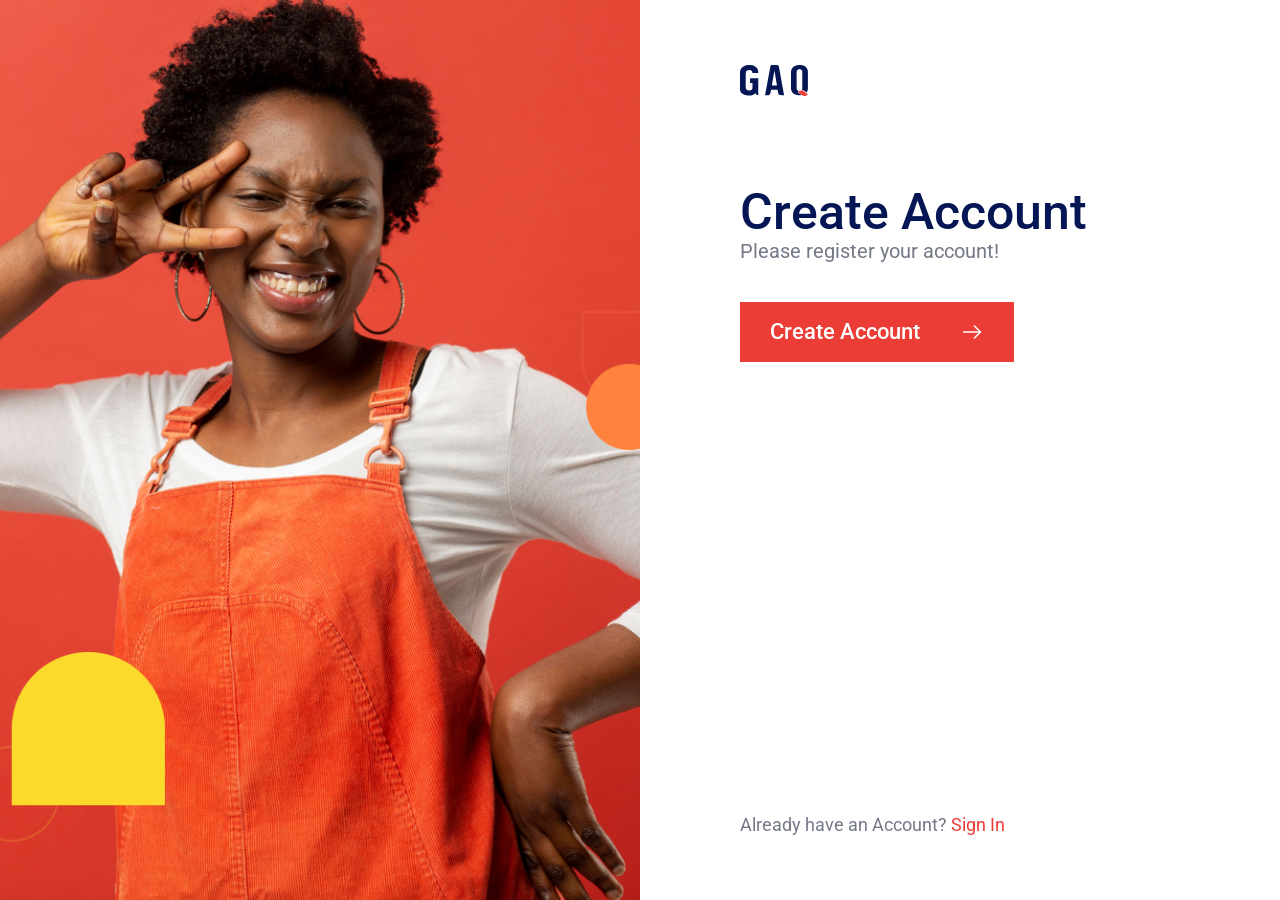
<file: app/index.html>
<!DOCTYPE html>
<html lang="en">

<head>
   <meta charset="UTF-8">
   <meta name="viewport" content="width=device-width, initial-scale=1, maximum-scale=5">
   <meta http-equiv="X-UA-Compatible" content="ie=edge">
   <meta name="apple-mobile-web-app-capable" content="yes" />
   <meta name="mobile-web-app-capable" content="yes">
   <meta name="apple-mobile-web-app-status-bar-style" content="black-transcluent">
   <meta name="format-detection" content="telephone=no">
   <link rel="preconnect" href="https://fonts.googleapis.com">
   <link rel="preconnect" href="https://fonts.gstatic.com" crossorigin>
   <link href="https://fonts.googleapis.com/css2?family=Roboto:wght@400;500&display=swap" rel="stylesheet">
   <title>Index</title>
   <link rel="stylesheet" href="css/style.min.css">
</head>

<body class="main__body">

<!-- HEADER  -->
<header class="header">
   <div class="header__item image__item">

   </div>
   <div class="header__item info__item">
      <a href="#" class="logo"><img src="./img/src/logo/logo.svg" alt="logo"></a>
      <h3 class="section__title">
         Create Account
      </h3>
      <p class="section__text">
         Please register your account!      </p>
      <a href="./form.html" class="btn header__btn">
         Create Account
         <svg width="24" height="24" fill="none" xmlns="http://www.w3.org/2000/svg"><path d="M14.43 18.82c-.19 0-.38-.07-.53-.22a.754.754 0 010-1.06L19.44 12 13.9 6.46a.754.754 0 010-1.06c.29-.29.77-.29 1.06 0l6.07 6.07c.29.29.29.77 0 1.06l-6.07 6.07c-.15.15-.34.22-.53.22z" fill="#fff"/><path d="M20.33 12.75H3.5c-.41 0-.75-.34-.75-.75s.34-.75.75-.75h16.83c.41 0 .75.34.75.75s-.34.75-.75.75z" fill="#fff"/></svg>
      </a>

      <div class="link">
         Already have an Account?
         <a href="./form.html">Sign In</a>
      </div>
   </div>
</header>


   <script src="js/dest/script.min.js"></script>
</body>

</html>
</file>
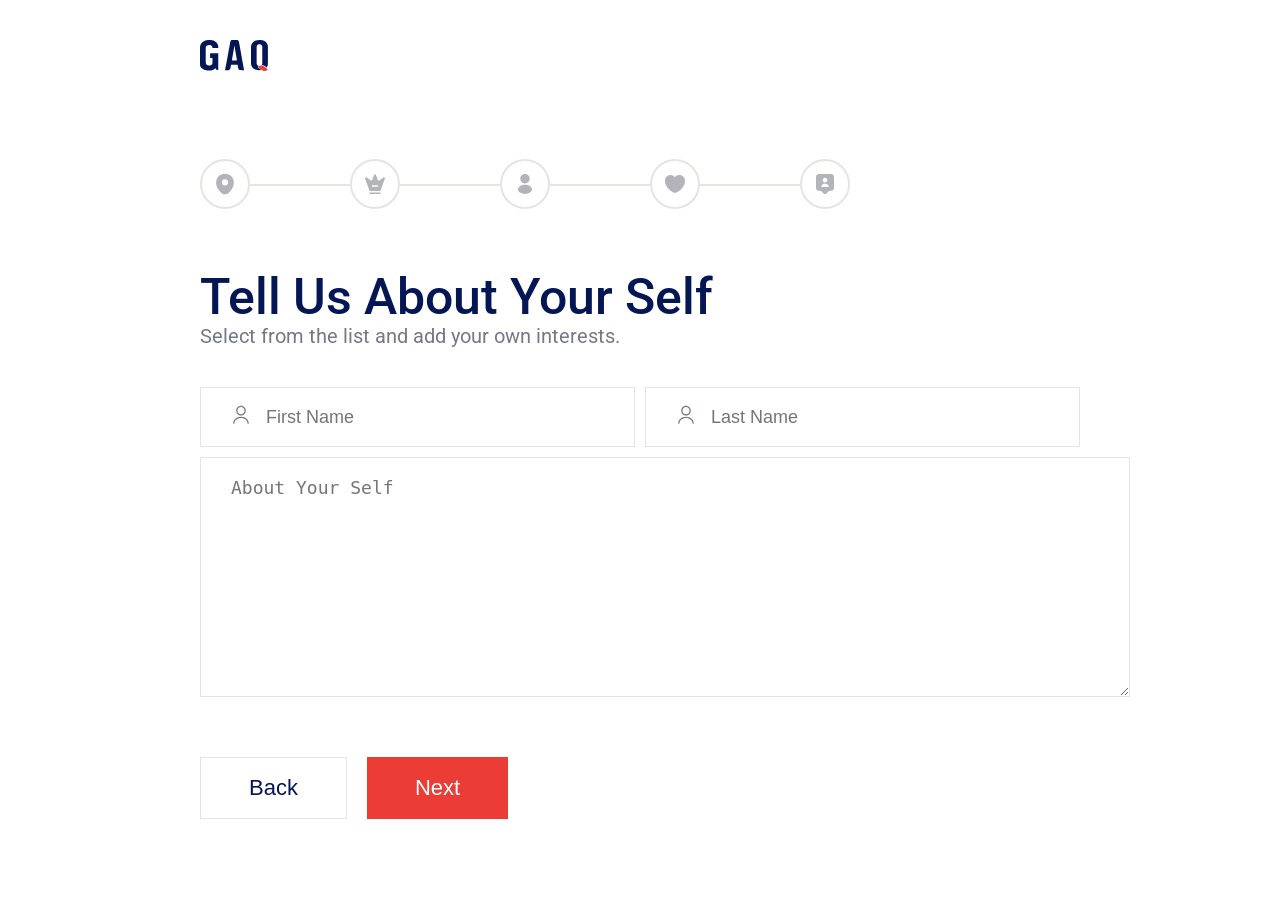
<file: app/form.html>
<!DOCTYPE html>
<html lang="en">

<head>
    <meta charset="UTF-8">
    <meta name="viewport" content="width=device-width, initial-scale=1, maximum-scale=5">
    <meta http-equiv="X-UA-Compatible" content="ie=edge">
    <meta name="apple-mobile-web-app-capable" content="yes" />
    <meta name="mobile-web-app-capable" content="yes">
    <meta name="apple-mobile-web-app-status-bar-style" content="black-transcluent">
    <meta name="format-detection" content="telephone=no">
    <link rel="preconnect" href="https://fonts.googleapis.com">
    <link rel="preconnect" href="https://fonts.gstatic.com" crossorigin>
    <link href="https://fonts.googleapis.com/css2?family=Roboto:wght@400;500&display=swap" rel="stylesheet">
    <title>Form</title>
    <link rel="stylesheet" href="css/style.min.css">
</head>

<body class="main__form">

    <!-- main  -->
    <main>
        <a href="./index.html" class="logo"><img src="./img/src/logo/logo.svg" alt="logo"></a>
        <form action="#" class="steps__form">
            <div class="steps__numbers">
                <div class="progress">
                    <div class="progress__success">

                    </div>
                </div>
                <div class="step__number">
                    <svg width="24" height="24" fill="none" xmlns="http://www.w3.org/2000/svg">
                        <path
                            d="M20.62 8.45c-1.05-4.62-5.08-6.7-8.62-6.7h-.01c-3.53 0-7.57 2.07-8.62 6.69-1.17 5.16 1.99 9.53 4.85 12.28A5.436 5.436 0 0012 22.25c1.36 0 2.72-.51 3.77-1.53 2.86-2.75 6.02-7.11 4.85-12.27zM12 13.46a3.15 3.15 0 110-6.3 3.15 3.15 0 010 6.3z"
                            fill="#B3B4BA" />
                    </svg>
                </div>
                <div class="step__number"><svg width="24" height="24" fill="none" xmlns="http://www.w3.org/2000/svg">
                        <path
                            d="M17 22H7c-.41 0-.75-.34-.75-.75s.34-.75.75-.75h10c.41 0 .75.34.75.75s-.34.75-.75.75zm3.35-16.48l-4 2.86c-.53.38-1.29.15-1.52-.46l-1.89-5.04c-.32-.87-1.55-.87-1.87 0l-1.9 5.03c-.23.62-.98.85-1.51.46l-4-2.86c-.8-.56-1.86.23-1.53 1.16l4.16 11.65c.14.4.52.66.94.66h9.53c.42 0 .8-.27.94-.66l4.16-11.65c.34-.93-.72-1.72-1.51-1.15zm-5.85 9.23h-5c-.41 0-.75-.34-.75-.75s.34-.75.75-.75h5c.41 0 .75.34.75.75s-.34.75-.75.75z"
                            fill="#B3B4BA" />
                    </svg>
                </div>
                <div class="step__number">
                    <svg width="24" height="24" fill="none" xmlns="http://www.w3.org/2000/svg">
                        <path
                            d="M12 2C9.38 2 7.25 4.13 7.25 6.75c0 2.57 2.01 4.65 4.63 4.74.08-.01.16-.01.22 0h.07a4.738 4.738 0 004.58-4.74C16.75 4.13 14.62 2 12 2zm5.08 12.15c-2.79-1.86-7.34-1.86-10.15 0-1.27.85-1.97 2-1.97 3.23s.7 2.37 1.96 3.21C8.32 21.53 10.16 22 12 22c1.84 0 3.68-.47 5.08-1.41 1.26-.85 1.96-1.99 1.96-3.23-.01-1.23-.7-2.37-1.96-3.21z"
                            fill="#B3B4BA" />
                    </svg>
                </div>
                <div class="step__number">
                    <svg width="24" height="24" fill="none" xmlns="http://www.w3.org/2000/svg">
                        <path
                            d="M16.44 3.1c-1.81 0-3.43.88-4.44 2.23A5.549 5.549 0 007.56 3.1C4.49 3.1 2 5.6 2 8.69c0 1.19.19 2.29.52 3.31 1.58 5 6.45 7.99 8.86 8.81.34.12.9.12 1.24 0 2.41-.82 7.28-3.81 8.86-8.81.33-1.02.52-2.12.52-3.31 0-3.09-2.49-5.59-5.56-5.59z"
                            fill="#B3B4BA" />
                    </svg>
                </div>
                <div class="step__number">
                    <svg width="24" height="24" fill="none" xmlns="http://www.w3.org/2000/svg">
                        <path
                            d="M18 2H6C4.34 2 3 3.33 3 4.97v10.91c0 1.64 1.34 2.97 3 2.97h.76c.8 0 1.56.31 2.12.87l1.71 1.69c.78.77 2.05.77 2.83 0l1.71-1.69c.56-.56 1.33-.87 2.12-.87H18c1.66 0 3-1.33 3-2.97V4.97C21 3.33 19.66 2 18 2zm-6 3.75c1.29 0 2.33 1.04 2.33 2.33s-1.04 2.33-2.33 2.33-2.33-1.05-2.33-2.33c0-1.29 1.04-2.33 2.33-2.33zm2.68 9.31H9.32c-.81 0-1.28-.9-.83-1.57.68-1.01 2-1.69 3.51-1.69 1.51 0 2.83.68 3.51 1.69.45.67-.03 1.57-.83 1.57z"
                            fill="#B3B4BA" />
                    </svg>
                </div>
            </div>

            <!-- Steps -->


            <div class="steps">
                <!-- <div class="form__step">
                    <div class="section__title">Which Hub Are You In?</div>
                    <div class="section__text">We are active in major cities and we schedule meetings based on time
                        zones. Let us know your home base.</div>


                    <div class="form__input search__input ">
                        <input type="text" class="input" placeholder="Search your hub..">
                        <div class="input__img">
                            <svg width="20" height="20" fill="none" xmlns="http://www.w3.org/2000/svg">
                                <path
                                    d="M9.583 18.125c-4.708 0-8.541-3.833-8.541-8.542 0-4.708 3.833-8.541 8.541-8.541 4.709 0 8.542 3.833 8.542 8.541 0 4.709-3.833 8.542-8.542 8.542zm0-15.833c-4.025 0-7.291 3.275-7.291 7.291 0 4.017 3.266 7.292 7.291 7.292s7.292-3.275 7.292-7.292c0-4.016-3.267-7.291-7.292-7.291zm8.75 16.666a.618.618 0 01-.441-.183l-1.667-1.667a.629.629 0 010-.883.629.629 0 01.883 0l1.667 1.667a.629.629 0 010 .883.618.618 0 01-.442.183z"
                                    fill="#747887" />
                            </svg>
                        </div>
                    </div>
                    <div class="form__item">
                        <div class="form__item-title">Popular Hub</div>

                        <div class="radio__buttons">
                        
                            <label class="radio__item">
                                <input type="radio" class="radio__input" name="radio">
                                <div class="fake"></div>
                                <div class="img"><img src="./img/src/icon_png/radio_1_cowboy.png" alt="cowboy"></div>
                                <div class="text">Austin</div>
                                <div class="border"></div>

                            </label>

                            <label class="radio__item">
                                <input type="radio" class="radio__input" name="radio">
                                <div class="fake"></div>
                                <div class="img"><img src="./img/src/icon_png/radio2.png" alt="cowboy"></div>
                                <div class="text">Dallas</div>
                                <div class="border"></div>

                            </label>


                            <label class="radio__item">
                                <input type="radio" class="radio__input" name="radio">
                                <div class="fake"></div>
                                <div class="img"><img src="./img/src/icon_png/radio3_San_Antonio.png" alt="cowboy">
                                </div>
                                <div class="text">San Antonio</div>
                                <div class="border"></div>

                            </label>

                            <label class="radio__item">
                                <input type="radio" class="radio__input" name="radio">
                                <div class="fake"></div>
                                <div class="img"><img src="./img/src/icon_png/radio4_Houston.png" alt="cowboy"></div>
                                <div class="text">Houston</div>
                                <div class="border"></div>

                            </label>

                            <label class="radio__item">
                                <input type="radio" class="radio__input" name="radio">
                                <div class="fake"></div>
                                <div class="img"><img src="./img/src/icon_png/Radio5_NewYork.png" alt="cowboy"></div>
                                <div class="text">New York </div>
                                <div class="border"></div>

                            </label>


                            <label class="radio__item">
                                <input type="radio" class="radio__input" name="radio">
                                <div class="fake"></div>
                                <div class="img"><img src="./img/src/icon_png/radio6_LosAngeles.png" alt="cowboy"></div>
                                <div class="text">Los Angeles</div>
                                <div class="border"></div>

                            </label>



                        </div>
                    </div>


                </div> -->


                <!-- <div class="form__step">
                    <div class="section__title">What Are Your Objectives?</div>
                    <div class="section__text">Select up to 3 objectives. These will be kept private from other users
                        but
                        help us find relevant matches.</div>
                    <div class="form__item">
                        <div class="form__item-title">Select Objectives</div>
                        <div class="checkboxes">
                            <label class="checkbox__item">
                                <input type="checkbox" class="checkbox__input">
                                <div class="img"><img src="./img/src/checkbox/checkbox1.png" alt="brain"></div>
                                <div class="text">Brainstorm with peers</div>
                                <div class="fake"></div>
                                <div class="border"></div>
                            </label>
                            <label class="checkbox__item">
                                <input type="checkbox" class="checkbox__input">
                                <div class="img"><img src="./img/src/checkbox/checkbox2.png" alt="brain"></div>
                                <div class="text">Grow your team</div>
                                <div class="fake"></div>
                                <div class="border"></div>
                            </label>
                            <label class="checkbox__item">
                                <input type="checkbox" class="checkbox__input">
                                <div class="img"><img src="./img/src/checkbox/checkbox3.png" alt="brain"></div>
                                <div class="text">Start a company</div>
                                <div class="fake"></div>
                                <div class="border"></div>
                            </label>
                            <label class="checkbox__item">
                                <input type="checkbox" class="checkbox__input">
                                <div class="img"><img src="./img/src/checkbox/checkbox4.png" alt="brain"></div>
                                <div class="text">Explore other companies</div>
                                <div class="fake"></div>
                                <div class="border"></div>
                            </label>
                            <label class="checkbox__item">
                                <input type="checkbox" class="checkbox__input">
                                <div class="img"><img src="./img/src/checkbox/checkbox5.png" alt="brain"></div>
                                <div class="text">Business development</div>
                                <div class="fake"></div>
                                <div class="border"></div>
                            </label>
                            <label class="checkbox__item">
                                <input type="checkbox" class="checkbox__input">
                                <div class="img"><img src="./img/src/checkbox/checkbox6.png" alt="brain"></div>
                                <div class="text">Invest</div>
                                <div class="fake"></div>
                                <div class="border"></div>
                            </label>
                            <label class="checkbox__item">
                                <input type="checkbox" class="checkbox__input">
                                <div class="img"><img src="./img/src/checkbox/checkbox7.png" alt="brain"></div>
                                <div class="text">Explore new projects</div>
                                <div class="fake"></div>
                                <div class="border"></div>
                            </label>
                            <label class="checkbox__item">
                                <input type="checkbox" class="checkbox__input">
                                <div class="img"><img src="./img/src/checkbox/checkbox8.png" alt="brain"></div>
                                <div class="text">Mentor others</div>
                                <div class="fake"></div>
                                <div class="border"></div>
                            </label>
                            <label class="checkbox__item">
                                <input type="checkbox" class="checkbox__input">
                                <div class="img"><img src="./img/src/checkbox/checkbox9.png" alt="brain"></div>
                                <div class="text">Organize events</div>
                                <div class="fake"></div>
                                <div class="border"></div>
                            </label>
                            <label class="checkbox__item">
                                <input type="checkbox" class="checkbox__input">
                                <div class="img"><img src="./img/src/checkbox/checkbox10.png" alt="brain"></div>
                                <div class="text">Raise funding</div>
                                <div class="fake"></div>
                                <div class="border"></div>
                            </label>
                            <label class="checkbox__item">
                                <input type="checkbox" class="checkbox__input">
                                <div class="img"><img src="./img/src/checkbox/checkbox11.png" alt="brain"></div>
                                <div class="text">Find a cofounder</div>
                                <div class="fake"></div>
                                <div class="border"></div>
                            </label>
                            <label class="checkbox__item">
                                <input type="checkbox" class="checkbox__input">
                                <div class="img"><img src="./img/src/checkbox/checkbox12.png" alt="brain"></div>
                                <div class="text">Meet intresting people</div>
                                <div class="fake"></div>
                                <div class="border"></div>
                            </label>

                        </div>
                    </div>
                </div> -->


                <!-- <div class="form__step">

                    <div class="section__title">Fill Your Profile</div>
                    <div class="section__text">This basic information will be shown to your matches every week. Tell us
                        what you would like to show!</div>
                    <div class="file__uploader">
                        <div class="file__uploader-item">
                            <label class="file__label">
                                <input type="file" class="file__input">
                                <div class="file__item">
                                    <div class="file__item-img">
                                        <svg width="60" height="60" viewBox="0 0 60 60" fill="none"
                                            xmlns="http://www.w3.org/2000/svg">
                                            <path
                                                d="M6.44988 47.525L6.39988 47.575C5.72488 46.1 5.29988 44.425 5.12488 42.575C5.29988 44.4 5.77488 46.05 6.44988 47.525Z"
                                                fill="#051655" />
                                            <path
                                                d="M22.5002 25.95C25.7863 25.95 28.4502 23.2861 28.4502 20C28.4502 16.7139 25.7863 14.05 22.5002 14.05C19.2141 14.05 16.5502 16.7139 16.5502 20C16.5502 23.2861 19.2141 25.95 22.5002 25.95Z"
                                                fill="#051655" />
                                            <path
                                                d="M40.4751 5H19.5251C10.4251 5 5.00012 10.425 5.00012 19.525V40.475C5.00012 43.2 5.47512 45.575 6.40012 47.575C8.55012 52.325 13.1501 55 19.5251 55H40.4751C49.5751 55 55.0001 49.575 55.0001 40.475V34.75V19.525C55.0001 10.425 49.5751 5 40.4751 5ZM50.9251 31.25C48.9751 29.575 45.8251 29.575 43.8751 31.25L33.4751 40.175C31.5251 41.85 28.3751 41.85 26.4251 40.175L25.5751 39.475C23.8001 37.925 20.9751 37.775 18.9751 39.125L9.62512 45.4C9.07512 44 8.75012 42.375 8.75012 40.475V19.525C8.75012 12.475 12.4751 8.75 19.5251 8.75H40.4751C47.5251 8.75 51.2501 12.475 51.2501 19.525V31.525L50.9251 31.25Z"
                                                fill="#051655" />
                                        </svg>

                                    </div>
                                    <div class="file__item-text">
                                        Upload Your Photo
                                    </div>
                                </div>
                            </label>
                        </div>
                        <div class="file__uploader-item">
                            <div class="form__item">
                                <div class="form__item-title">Other Profile</div>


                               
                            
                                <div class="profile__inputs">

                                    <div class="form__input profile__input ">
                                        <input type="text" class="input" placeholder="LinkedIn URL">
                                        <div class="input__img">
                                            <svg width="20" height="20" viewBox="0 0 20 20" fill="none"
                                                xmlns="http://www.w3.org/2000/svg">
                                                <path
                                                    d="M5.78341 4.16668C5.78319 4.6087 5.60738 5.03254 5.29466 5.34494C4.98195 5.65735 4.55793 5.83273 4.11591 5.83251C3.67388 5.83229 3.25004 5.65648 2.93764 5.34377C2.62524 5.03105 2.44985 4.60704 2.45007 4.16501C2.45029 3.72298 2.6261 3.29915 2.93882 2.98674C3.25153 2.67434 3.67555 2.49896 4.11757 2.49918C4.5596 2.4994 4.98344 2.6752 5.29584 2.98792C5.60825 3.30064 5.78363 3.72465 5.78341 4.16668ZM5.83341 7.06668H2.50007V17.5H5.83341V7.06668ZM11.1001 7.06668H7.78341V17.5H11.0667V12.025C11.0667 8.97501 15.0417 8.69168 15.0417 12.025V17.5H18.3334V10.8917C18.3334 5.75001 12.4501 5.94168 11.0667 8.46668L11.1001 7.06668Z"
                                                    fill="#747887" />
                                            </svg>
    
                                        </div>
                                    </div>
    
    
                                    <div class="form__input profile__input ">
                                        <input type="text" class="input" placeholder="Twitter URL">
                                        <div class="input__img">
                                            <svg width="20" height="20" viewBox="0 0 20 20" fill="none"
                                                xmlns="http://www.w3.org/2000/svg">
                                                <path
                                                    d="M18.4683 4.71333C17.8321 4.99474 17.1574 5.17956 16.4666 5.26167C17.1947 4.82619 17.7397 4.14085 17.9999 3.33333C17.3166 3.74 16.5674 4.025 15.7866 4.17917C15.2621 3.61798 14.5669 3.2458 13.809 3.12049C13.0512 2.99517 12.2732 3.12374 11.596 3.48621C10.9187 3.84868 10.3802 4.42474 10.0642 5.12483C9.74812 5.82492 9.67221 6.60982 9.84825 7.3575C8.46251 7.28805 7.10686 6.92794 5.86933 6.30055C4.63179 5.67317 3.54003 4.79254 2.66492 3.71583C2.35516 4.24788 2.19238 4.85269 2.19326 5.46833C2.19326 6.67667 2.80826 7.74417 3.74326 8.36917C3.18993 8.35175 2.64878 8.20232 2.16492 7.93333V7.97667C2.16509 8.78142 2.44356 9.56135 2.95313 10.1842C3.46269 10.8071 4.17199 11.2346 4.96075 11.3942C4.4471 11.5334 3.90851 11.5539 3.38576 11.4542C3.60814 12.1469 4.04159 12.7527 4.62541 13.1868C5.20924 13.6209 5.9142 13.8615 6.64159 13.875C5.91866 14.4428 5.0909 14.8625 4.20566 15.1101C3.32041 15.3578 2.39503 15.4285 1.48242 15.3183C3.0755 16.3429 4.93 16.8868 6.82409 16.885C13.2349 16.885 16.7408 11.5742 16.7408 6.96833C16.7408 6.81833 16.7366 6.66667 16.7299 6.51833C17.4123 6.02514 18.0013 5.41418 18.4691 4.71417L18.4683 4.71333Z"
                                                    fill="#747887" />
                                            </svg>
    
                                        </div>
                                    </div>
                                </div>
                            
                            </div>
                        </div>
                    </div>

                </div> -->


                <!-- <div class="form__step">

                    <div class="form__step">
                        <div class="section__title">What Are You Interested In?</div>
                        <div class="section__text">Select from the list and add your own interests.</div>


                        <div class="form__input search__input ">
                            <input type="text" class="input" placeholder="Add Your Interest">
                            <div class="input__img">
                                <svg width="20" height="20" fill="none" xmlns="http://www.w3.org/2000/svg">
                                    <path
                                        d="M9.583 18.125c-4.708 0-8.541-3.833-8.541-8.542 0-4.708 3.833-8.541 8.541-8.541 4.709 0 8.542 3.833 8.542 8.541 0 4.709-3.833 8.542-8.542 8.542zm0-15.833c-4.025 0-7.291 3.275-7.291 7.291 0 4.017 3.266 7.292 7.291 7.292s7.292-3.275 7.292-7.292c0-4.016-3.267-7.291-7.292-7.291zm8.75 16.666a.618.618 0 01-.441-.183l-1.667-1.667a.629.629 0 010-.883.629.629 0 01.883 0l1.667 1.667a.629.629 0 010 .883.618.618 0 01-.442.183z"
                                        fill="#747887" />
                                </svg>
                            </div>
                        </div>

                        <div class="form__item">
                            <div class="form__item-title">Business</div>

                            <div class="interests">
                                <label class="interest__item">
                                    <input type="checkbox" class="interest__checkbox">
                                    <div class="interest__text">Enterpreneurship</div>
                                    <div class="interest__border"></div>
                                </label>
                                <label class="interest__item">
                                    <input type="checkbox" class="interest__checkbox">
                                    <div class="interest__text">Marketing</div>
                                    <div class="interest__border"></div>

                                </label>
                                <label class="interest__item">
                                    <input type="checkbox" class="interest__checkbox">
                                    <div class="interest__text">Sales</div>
                                    <div class="interest__border"></div>

                                </label>
                                <label class="interest__item">
                                    <input type="checkbox" class="interest__checkbox">
                                    <div class="interest__text">Consulting</div>
                                    <div class="interest__border"></div>

                                </label>
                                <label class="interest__item">
                                    <input type="checkbox" class="interest__checkbox">
                                    <div class="interest__text">E-commerce</div>
                                    <div class="interest__border"></div>

                                </label>
                                <label class="interest__item">
                                    <input type="checkbox" class="interest__checkbox">
                                    <div class="interest__text">Retail</div>
                                    <div class="interest__border"></div>

                                </label>
                                <label class="interest__item">
                                    <input type="checkbox" class="interest__checkbox">
                                    <div class="interest__text">Real Estate</div>
                                    <div class="interest__border"></div>

                                </label>
                                <label class="interest__item">
                                    <input type="checkbox" class="interest__checkbox">
                                    <div class="interest__text">Enterpreneurship</div>
                                    <div class="interest__border"></div>

                                </label>
                            </div>
                        </div>

                        <div class="form__item">
                            <div class="form__item-title">Investing & Finance</div>
                            <div class="interests">
                                <label class="interest__item">
                                    <input type="checkbox" class="interest__checkbox">
                                    <div class="interest__text">Angle Investing</div>
                                    <div class="interest__border"></div>

                                </label>
                                <label class="interest__item">
                                    <input type="checkbox" class="interest__checkbox">
                                    <div class="interest__text">Crypto</div>
                                    <div class="interest__border"></div>

                                </label>
                                <label class="interest__item">
                                    <input type="checkbox" class="interest__checkbox">
                                    <div class="interest__text">Quant Finance</div>
                                    <div class="interest__border"></div>

                                </label>
                                <label class="interest__item">
                                    <input type="checkbox" class="interest__checkbox">
                                    <div class="interest__text">Venture Capital</div>
                                    <div class="interest__border"></div>

                                </label>
                                <label class="interest__item">
                                    <input type="checkbox" class="interest__checkbox">
                                    <div class="interest__text">Investment Banking</div>
                                    <div class="interest__border"></div>

                                </label>
                                <label class="interest__item">
                                    <input type="checkbox" class="interest__checkbox">
                                    <div class="interest__text">Economics</div>
                                    <div class="interest__border"></div>

                                </label>

                            </div>
                        </div>

                        <div class="form__item">
                            <div class="form__item-title">Lifestyle</div>
                            <div class="interests">
                                <label class="interest__item">
                                    <input type="checkbox" class="interest__checkbox">
                                    <div class="interest__text">Travel</div>
                                    <div class="interest__border"></div>

                                </label>
                                <label class="interest__item">
                                    <input type="checkbox" class="interest__checkbox">
                                    <div class="interest__text">Fitness</div>
                                    <div class="interest__border"></div>

                                </label>
                                <label class="interest__item">
                                    <input type="checkbox" class="interest__checkbox">
                                    <div class="interest__text">Food</div>
                                    <div class="interest__border"></div>

                                </label>
                                <label class="interest__item">
                                    <input type="checkbox" class="interest__checkbox">
                                    <div class="interest__text">Gaming</div>
                                    <div class="interest__border"></div>

                                </label>
                                <label class="interest__item">
                                    <input type="checkbox" class="interest__checkbox">
                                    <div class="interest__text">Writing</div>
                                    <div class="interest__border"></div>

                                </label>
                                <label class="interest__item">
                                    <input type="checkbox" class="interest__checkbox">
                                    <div class="interest__text">Reading</div>
                                    <div class="interest__border"></div>

                                </label>
                                <label class="interest__item">
                                    <input type="checkbox" class="interest__checkbox">
                                    <div class="interest__text">Dinner Parties</div>
                                    <div class="interest__border"></div>

                                </label>
                                <label class="interest__item">
                                    <input type="checkbox" class="interest__checkbox">
                                    <div class="interest__text">Poker</div>
                                    <div class="interest__border"></div>

                                </label>
                                <label class="interest__item">
                                    <input type="checkbox" class="interest__checkbox">
                                    <div class="interest__text">Chess</div>
                                    <div class="interest__border"></div>

                                </label>
                                <label class="interest__item">
                                    <input type="checkbox" class="interest__checkbox">
                                    <div class="interest__text">Cooking</div>
                                    <div class="interest__border"></div>

                                </label>
                                <label class="interest__item">
                                    <input type="checkbox" class="interest__checkbox">
                                    <div class="interest__text">Wellness</div>
                                    <div class="interest__border"></div>

                                </label>
                                <label class="interest__item">
                                    <input type="checkbox" class="interest__checkbox">
                                    <div class="interest__text">Parenting</div>
                                    <div class="interest__border"></div>

                                </label>


                            </div>
                        </div>

                    </div>
                </div> -->

                    <div class="form__step">

                        <div class="section__title">Tell Us About Your Self</div>
                        <div class="section__text">Select from the list and add your own interests.</div>
                       
                        
                                <div class="form__item">
                                    <div class="about">
    
                                    <div class="about-item">
                        
                                    <div class="about__inputs">
    
                                        <div class="form__input about__input ">
                                            <input type="text" class="input" placeholder="First Name">
                                            <div class="input__img">
                                                <svg width="20" height="20" viewBox="0 0 20 20" fill="none" xmlns="http://www.w3.org/2000/svg">
                                                    <path d="M10 10.6251C7.35834 10.6251 5.20834 8.47508 5.20834 5.83341C5.20834 3.19175 7.35834 1.04175 10 1.04175C12.6417 1.04175 14.7917 3.19175 14.7917 5.83341C14.7917 8.47508 12.6417 10.6251 10 10.6251ZM10 2.29175C8.05001 2.29175 6.45834 3.88341 6.45834 5.83341C6.45834 7.78341 8.05001 9.37508 10 9.37508C11.95 9.37508 13.5417 7.78341 13.5417 5.83341C13.5417 3.88341 11.95 2.29175 10 2.29175Z" fill="#747887"/>
                                                    <path d="M17.1585 18.9583C16.8168 18.9583 16.5335 18.675 16.5335 18.3333C16.5335 15.4583 13.6001 13.125 10.0001 13.125C6.40013 13.125 3.4668 15.4583 3.4668 18.3333C3.4668 18.675 3.18346 18.9583 2.8418 18.9583C2.50013 18.9583 2.2168 18.675 2.2168 18.3333C2.2168 14.775 5.70846 11.875 10.0001 11.875C14.2918 11.875 17.7835 14.775 17.7835 18.3333C17.7835 18.675 17.5001 18.9583 17.1585 18.9583Z" fill="#747887"/>
                                                    </svg>
                                                    
        
                                            </div>
                                        </div>
        
        
                                        <div class="form__input about__input ">
                                            <input type="text" class="input" placeholder="Last Name">
                                            <div class="input__img">
                                         
                                                <svg width="20" height="20" viewBox="0 0 20 20" fill="none" xmlns="http://www.w3.org/2000/svg">
                                                    <path d="M10 10.6251C7.35834 10.6251 5.20834 8.47508 5.20834 5.83341C5.20834 3.19175 7.35834 1.04175 10 1.04175C12.6417 1.04175 14.7917 3.19175 14.7917 5.83341C14.7917 8.47508 12.6417 10.6251 10 10.6251ZM10 2.29175C8.05001 2.29175 6.45834 3.88341 6.45834 5.83341C6.45834 7.78341 8.05001 9.37508 10 9.37508C11.95 9.37508 13.5417 7.78341 13.5417 5.83341C13.5417 3.88341 11.95 2.29175 10 2.29175Z" fill="#747887"/>
                                                    <path d="M17.1585 18.9583C16.8168 18.9583 16.5335 18.675 16.5335 18.3333C16.5335 15.4583 13.6001 13.125 10.0001 13.125C6.40013 13.125 3.4668 15.4583 3.4668 18.3333C3.4668 18.675 3.18346 18.9583 2.8418 18.9583C2.50013 18.9583 2.2168 18.675 2.2168 18.3333C2.2168 14.775 5.70846 11.875 10.0001 11.875C14.2918 11.875 17.7835 14.775 17.7835 18.3333C17.7835 18.675 17.5001 18.9583 17.1585 18.9583Z" fill="#747887"/>
                                                    </svg>
                                                    
                                            </div>
                                        </div>
                                    </div>
                                    <div class="form__input textarea__input">
                                        <textarea type="textarea" class="input input__textarea" placeholder="About Your Self"  rows="10" columns="40"></textarea>
                                    </div>
                                
                                </div>
                            </div>
                        </div>
    
                    </div> 
                    </div>


                    <div class="step__buttons">
                        <button class="btn__outline button prev__step">Back</button>
                        <button class="btn button next__step">Next</button>
                    </div>
               
        </form>

    </main>



    <script src="js/dest/script.min.js"></script>
</body>

</html>
</file>
<file: app/css/style.min.css>
*{margin:0;padding:0;outline:0;-webkit-box-sizing:border-box;box-sizing:border-box;overflow-anchor:none}*::after,*::before{-webkit-box-sizing:inherit;box-sizing:inherit;outline:0}*:active,*:focus,*:hover,*:visited{outline:0;-webkit-tap-highlight-color:transparent}html{line-height:1.15;-webkit-text-size-adjust:100%}body{padding:0;margin:0;overflow-x:hidden !important}button,input,hr,optgroup,select,textarea,br,p,h1,h2,h3,h4,h5,h6,blockquote,address{margin:0}progress,sub,sup{vertical-align:baseline}pre,code{overflow:auto;background:#eee;font-family:"Courier 10 Pitch",Courier,monospace;font-size:.9375rem;line-height:1.6;margin-bottom:1.6em;padding:1.6em;color:#000}embed,iframe,img,legend,object,pre,details,figure,video,audio,picture{max-width:100%;display:block;border:0;outline:0}a{background-color:transparent;text-decoration:unset}b,strong{font-weight:bold}i,em{font-style:italic}small{font-size:80%}sub,sup{font-size:75%;line-height:0;position:relative}sub{bottom:-0.25em}sup{top:-0.5em}img{border:none;height:auto}.hide,.hidden,[hidden]{display:none}cite,dfn,em,i{font-style:italic}code,kbd,tt,var{font-family:Monaco,Consolas,"Andale Mono","DejaVu Sans Mono",monospace;font-size:.9375rem}abbr,acronym{border-bottom:1px dotted #666;cursor:help}ins,mark{background:#fff9c0;text-decoration:none}big{font-size:125%}ul{list-style-type:none}ol,ul{margin:0;padding:0}ol li ol,ol li ul,ul li ol,ul li ul{margin:0;padding:0}table{margin:0;width:auto}dt{font-weight:700}dd{margin:0 1.5em 1.5em}input,textarea{padding:0;margin:0;outline:none;color:inherit;border-radius:0;-webkit-box-shadow:none;box-shadow:none;border:none}input::-webkit-input-placeholder, textarea::-webkit-input-placeholder{font-size:inherit}input::-moz-placeholder, textarea::-moz-placeholder{font-size:inherit}input:-ms-input-placeholder, textarea:-ms-input-placeholder{font-size:inherit}input::-ms-input-placeholder, textarea::-ms-input-placeholder{font-size:inherit}input::placeholder,textarea::placeholder{font-size:inherit}input:focus,input:hover,input:active,input.focus-visible,input.focus-within,textarea:focus,textarea:hover,textarea:active,textarea.focus-visible,textarea.focus-within{border-radius:0;-webkit-box-shadow:none;box-shadow:none;border:none}input:focus::-webkit-input-placeholder, input:hover::-webkit-input-placeholder, input:active::-webkit-input-placeholder, input.focus-visible::-webkit-input-placeholder, input.focus-within::-webkit-input-placeholder, textarea:focus::-webkit-input-placeholder, textarea:hover::-webkit-input-placeholder, textarea:active::-webkit-input-placeholder, textarea.focus-visible::-webkit-input-placeholder, textarea.focus-within::-webkit-input-placeholder{font-size:inherit}input:focus::-moz-placeholder, input:hover::-moz-placeholder, input:active::-moz-placeholder, input.focus-visible::-moz-placeholder, input.focus-within::-moz-placeholder, textarea:focus::-moz-placeholder, textarea:hover::-moz-placeholder, textarea:active::-moz-placeholder, textarea.focus-visible::-moz-placeholder, textarea.focus-within::-moz-placeholder{font-size:inherit}input:focus:-ms-input-placeholder, input:hover:-ms-input-placeholder, input:active:-ms-input-placeholder, input.focus-visible:-ms-input-placeholder, input.focus-within:-ms-input-placeholder, textarea:focus:-ms-input-placeholder, textarea:hover:-ms-input-placeholder, textarea:active:-ms-input-placeholder, textarea.focus-visible:-ms-input-placeholder, textarea.focus-within:-ms-input-placeholder{font-size:inherit}input:focus::-ms-input-placeholder, input:hover::-ms-input-placeholder, input:active::-ms-input-placeholder, input.focus-visible::-ms-input-placeholder, input.focus-within::-ms-input-placeholder, textarea:focus::-ms-input-placeholder, textarea:hover::-ms-input-placeholder, textarea:active::-ms-input-placeholder, textarea.focus-visible::-ms-input-placeholder, textarea.focus-within::-ms-input-placeholder{font-size:inherit}input:focus::placeholder,input:hover::placeholder,input:active::placeholder,input.focus-visible::placeholder,input.focus-within::placeholder,textarea:focus::placeholder,textarea:hover::placeholder,textarea:active::placeholder,textarea.focus-visible::placeholder,textarea.focus-within::placeholder{font-size:inherit}input::-webkit-search-cancel-button,textarea::-webkit-search-cancel-button{display:none;pointer-events:none;opacity:0;visibility:hidden}input:-webkit-autofill,input:-webkit-autofill:hover,input:-webkit-autofill:focus,input:-webkit-autofill:active,textarea:-webkit-autofill,textarea:-webkit-autofill:hover,textarea:-webkit-autofill:focus,textarea:-webkit-autofill:active{-webkit-transition:background-color 500000s ease-in-out 0s !important;transition:background-color 500000s ease-in-out 0s !important}select::-ms-expand{display:none}button,select,input,textarea,label{text-transform:unset;border:none;outline:none}[type=button],[type=reset],[type=submit],button{-webkit-appearance:button}[type=button]::-moz-focus-inner,[type=reset]::-moz-focus-inner,[type=submit]::-moz-focus-inner,button::-moz-focus-inner{border-style:none;padding:0}[type=button]:-moz-focusring,[type=reset]:-moz-focusring,[type=submit]:-moz-focusring,button:-moz-focusring{outline:none}[type=number]::-webkit-inner-spin-button,[type=number]::-webkit-outer-spin-button{height:auto}[type=search]::-webkit-search-decoration{-webkit-appearance:none}::-webkit-file-upload-button{-webkit-appearance:button;font:inherit}body{font-family:"Roboto",sans-serif}body.locked{overflow:hidden}.btn{background:#eb3d35;padding:18px 48px;display:-webkit-inline-box;display:-ms-inline-flexbox;display:inline-flex;-webkit-box-align:center;-ms-flex-align:center;align-items:center;gap:40px;font-style:normal;font-weight:500;font-size:22px;line-height:24px;color:#fff;max-width:-webkit-fit-content;max-width:-moz-fit-content;max-width:fit-content}.btn svg{-webkit-transition:.3s all ease;-o-transition:.3s all ease;transition:.3s all ease}.btn:hover{background:#e00606;-webkit-transition:.3s all ease;-o-transition:.3s all ease;transition:.3s all ease}.btn:hover svg{-webkit-transform:translateX(10px);-ms-transform:translateX(10px);transform:translateX(10px)}.btn__outline{padding:18px 48px;border:1px solid #e5e4e1;font-style:normal;font-weight:500;font-size:22px;line-height:24px;color:#051655;background:#fff}.btn__outline:hover{background:#051655;-webkit-transition:.3s all ease;-o-transition:.3s all ease;transition:.3s all ease;color:#fff}.section__title{font-style:normal;font-weight:500;font-size:50px;line-height:56px;color:#051655}.section__text{font-style:normal;font-weight:400;font-size:20px;line-height:22px;color:#747887;max-width:600px}main{padding:40px 200px}.header{display:-webkit-box;display:-ms-flexbox;display:flex;height:100vh;width:100%;overflow:hidden}.header__item{-webkit-box-flex:0;-ms-flex:0 1 50%;flex:0 1 50%}.header__item.image__item{background:url("../img/src/bg/bg.jpg") top/cover no-repeat}.header__item.info__item{padding:65px 100px;display:-webkit-box;display:-ms-flexbox;display:flex;-webkit-box-orient:vertical;-webkit-box-direction:normal;-ms-flex-direction:column;flex-direction:column}.logo{padding-bottom:88px;display:-webkit-box;display:-ms-flexbox;display:flex}.header__btn{margin-top:40px;padding:18px 30px}.link{margin-top:auto;font-style:normal;font-weight:400;font-size:18px;line-height:20px;color:#747887}.link a{color:#eb3d35}@media(max-width: 1199px){.section__title{font-size:38px;line-height:56px}.section__text{font-size:15px;line-height:22px}.link{font-size:15px;line-height:17px;text-align:center}.header__btn{font-size:14px}}@media(max-width: 991px){.section__title{text-align:center;font-size:40px;line-height:35px}.section__text{margin-top:10px;text-align:center;font-size:15px;line-height:27px}.header__btn{text-align:center;margin-top:40px;font-size:15px}svg{display:none}.logo{margin:0 auto}a{margin:0 auto}}@media(max-width: 800px){.section__title{font-size:30px;line-height:30px}.section__text{font-size:13px;line-height:18px}.header__btn{padding:10px;font-size:13px}.link{font-size:13px;line-height:15px}}@media(max-width: 575px){.header{display:-webkit-box;display:-ms-flexbox;display:flex;-webkit-box-orient:vertical;-webkit-box-direction:normal;-ms-flex-direction:column;flex-direction:column}.link{margin-top:15px;font-size:13px;line-height:17px}}.steps__numbers{display:-webkit-box;display:-ms-flexbox;display:flex;-webkit-box-align:center;-ms-flex-align:center;align-items:center;position:relative;max-width:650px;margin-bottom:60px}.form__input{display:-webkit-box;display:-ms-flexbox;display:flex;position:relative;border:1px solid #e5e4e1;max-width:450px}.form__input.search__input{margin-top:40px}.progress{position:absolute;top:50%;left:0;right:0;height:2px;background:#e5e4e1;z-index:-1}.step__number{display:-webkit-box;display:-ms-flexbox;display:flex;-webkit-box-pack:center;-ms-flex-pack:center;justify-content:center;-webkit-box-align:center;-ms-flex-align:center;align-items:center;border-radius:100%;width:50px;height:50px;border:2px solid #e5e4e1;margin-right:100px;-ms-flex-negative:0;flex-shrink:0;background:#fff}.step__buttons{margin-top:60px;gap:20px;display:-webkit-box;display:-ms-flexbox;display:flex}.input{padding:20px 20px 20px 65px;width:100%;outline:none;font-style:normal;font-weight:400;font-size:18px;line-height:20px;color:#747887}.input:focus{outline:1px solid #eb3d35}.input__img{position:absolute;left:30px;top:50%;-webkit-transform:translate(0, -50%);-ms-transform:translate(0, -50%);transform:translate(0, -50%)}.form__item{margin-top:40px}.form__item-title{font-style:normal;font-weight:500;font-size:25px;line-height:28px;color:#051655}.radio__buttons{display:-webkit-box;display:-ms-flexbox;display:flex;gap:20px;-ms-flex-wrap:wrap;flex-wrap:wrap;margin-top:20px}.radio__item{display:-webkit-box;display:-ms-flexbox;display:flex;max-width:360px;width:100%;padding:10px;background:#f3f6f9;-webkit-box-align:center;-ms-flex-align:center;align-items:center;position:relative}.radio__item .fake{width:30px;height:30px;border-radius:100%;border:1px solid #eb3d35;position:absolute;right:30px;top:50%;-webkit-transform:translate(0, -50%);-ms-transform:translate(0, -50%);transform:translate(0, -50%)}.radio__item .fake:after{position:absolute;content:"";width:20px;height:20px;background:#eb3d35;border-radius:100%;top:50%;left:50%;-webkit-transform:translate(-50%, -50%);-ms-transform:translate(-50%, -50%);transform:translate(-50%, -50%);opacity:0}.radio__item .text{font-style:normal;font-weight:500;font-size:20px;line-height:22px;margin-left:30px;color:#051655}.radio__item .img{width:60px;height:60px;background:#fff;display:-webkit-box;display:-ms-flexbox;display:flex;-webkit-box-pack:center;-ms-flex-pack:center;justify-content:center;-webkit-box-align:center;-ms-flex-align:center;align-items:center;padding:10px}.radio__item .img img{max-width:100%;width:100%;height:auto}.radio__item .border{position:absolute;border:1px solid #eb3d35;left:0;right:0;bottom:0;top:0;opacity:0}.radio__input{display:none}.radio__input:checked+.fake:after{opacity:1}.radio__input:checked~.border{opacity:1}.checkboxes{display:-webkit-box;display:-ms-flexbox;display:flex;gap:20px;-ms-flex-wrap:wrap;flex-wrap:wrap;margin-top:20px}.checkbox__item{display:-webkit-box;display:-ms-flexbox;display:flex;max-width:360px;width:100%;padding:10px;background:#f3f6f9;-webkit-box-align:center;-ms-flex-align:center;align-items:center;position:relative}.checkbox__item .img{width:60px;height:60px;padding:10px;background:#fff;display:-webkit-box;display:-ms-flexbox;display:flex;-webkit-box-pack:center;-ms-flex-pack:center;justify-content:center;-webkit-box-align:center;-ms-flex-align:center;align-items:center}.checkbox__item .img img{max-width:100%;width:100%;height:auto}.checkbox__item .text{font-style:normal;font-weight:500;font-size:20px;line-height:22px;margin-left:30px;color:#051655}.checkbox__item .fake{width:30px;height:30px;background:#fff;border:1px solid #e5e4e1;border-radius:5px;margin-left:auto;position:relative}.checkbox__item .fake:after{position:absolute;content:"";left:0;bottom:0;top:0;right:0;background:#eb3d35 url("./../img/src/checkbox/check.svg") no-repeat;background-position:center;border-radius:5px;opacity:0}.checkbox__item .border{position:absolute;left:0;right:0;bottom:0;top:0;border:1px solid #eb3d35;opacity:0}.checkbox__input{display:none}.checkbox__input:checked~.fake:after{opacity:1}.checkbox__input:checked~.border{opacity:1}.file__uploader{display:-webkit-box;display:-ms-flexbox;display:flex;max-width:1120px;height:100%;gap:40px;margin-top:40px}.file__uploader-item:first-child{-webkit-box-flex:0;-ms-flex:0 1 360px;flex:0 1 360px}.file__uploader-item:last-child{-webkit-box-flex:1;-ms-flex:1 1 auto;flex:1 1 auto}.file__label{display:-webkit-box;display:-ms-flexbox;display:flex;height:360px;width:360px;position:relative;background:#f3f6f9;border:2px dashed #051655;cursor:pointer}.file__input{display:none}.file__item{position:absolute;left:50%;top:50%;-webkit-transform:translate(-50%, -50%);-ms-transform:translate(-50%, -50%);transform:translate(-50%, -50%);display:-webkit-box;display:-ms-flexbox;display:flex;-webkit-box-orient:vertical;-webkit-box-direction:normal;-ms-flex-direction:column;flex-direction:column;-webkit-box-align:center;-ms-flex-align:center;align-items:center}.file__item-text{font-style:normal;font-weight:500;font-size:20px;line-height:22px;color:#051655;margin-top:30px}.profile__inputs{margin-top:17px}.profile__input{display:-webkit-box;display:-ms-flexbox;display:flex;width:100%;max-width:100%;margin-top:10px}.profile__input .input{width:100%;display:-webkit-box;display:-ms-flexbox;display:flex}.interests{display:-webkit-box;display:-ms-flexbox;display:flex;-ms-flex-wrap:wrap;flex-wrap:wrap;gap:10px}.interest__item{display:-webkit-box;display:-ms-flexbox;display:flex;padding:15px 24px;background:#fff;border:1px solid #e5e4e1;margin-top:20px;cursor:pointer;position:relative}.interest__checkbox{display:none}.interest__checkbox:checked~.interest__text{color:#051655}.interest__checkbox:checked~.interest__border{opacity:1}.interest__text{font-style:normal;font-weight:500;font-size:18px;line-height:20px;color:#747887}.interest__border{position:absolute;left:0;top:0;right:0;bottom:0;border:1px solid #051655;opacity:0}.about__inputs{display:-webkit-box;display:-ms-flexbox;display:flex;gap:10px}.about__input{max-width:460px;width:460px;height:60px}.textarea__input{margin-top:10px;max-width:930px;width:930px;height:240px}.input__textarea{padding:20px 30px}
/*# sourceMappingURL=../css/style.min.css.map */
</file>
